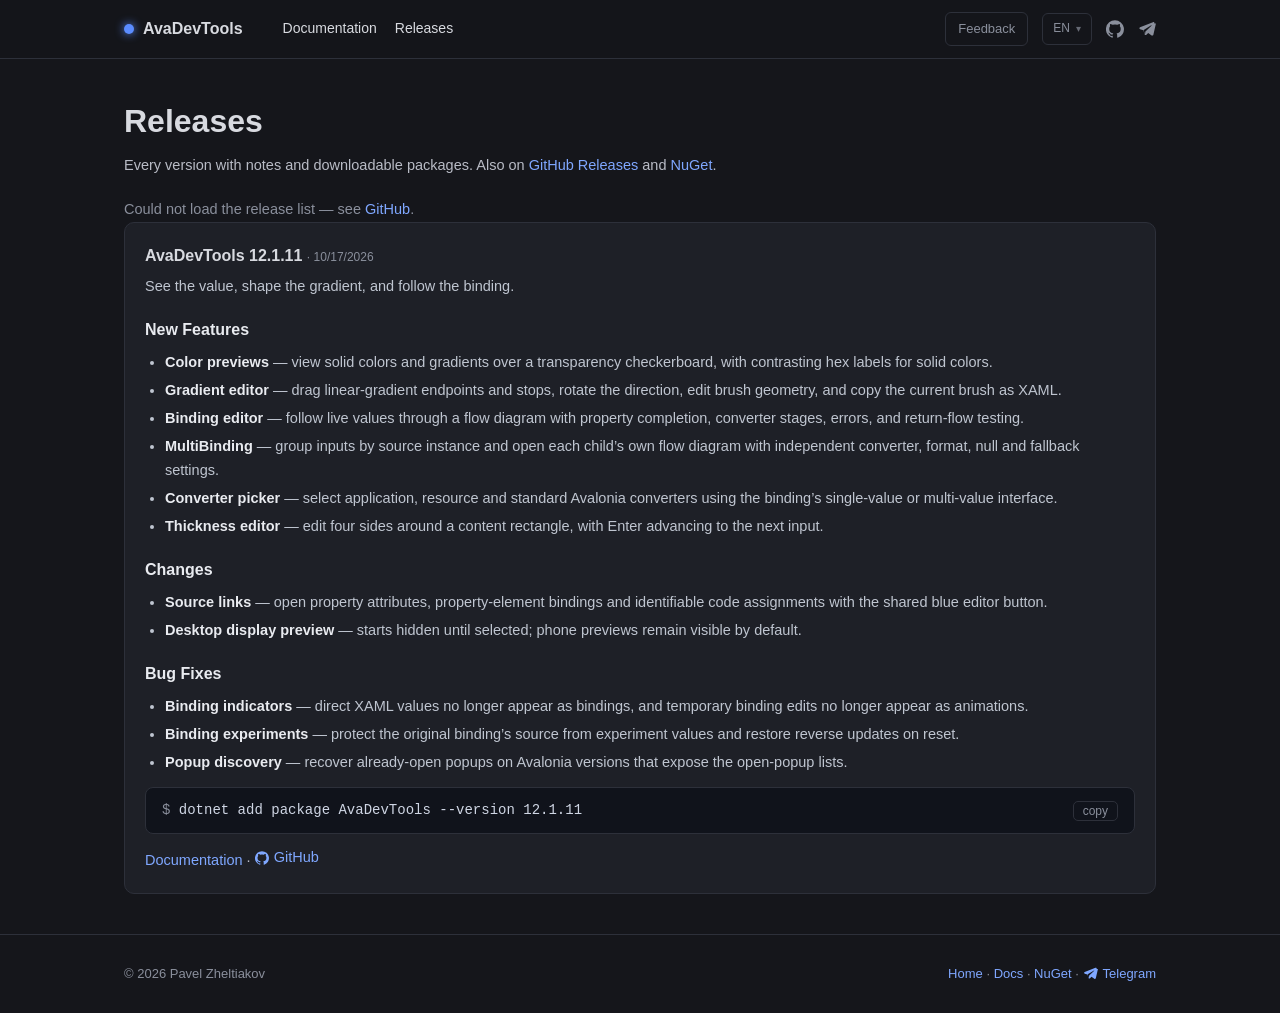
<file: releases.html>
<!DOCTYPE html>
<html lang="en">
<head>
<meta charset="utf-8">
<meta name="viewport" content="width=device-width, initial-scale=1">
<title>Releases — AvaDevTools</title>
<meta name="description" content="AvaDevTools release history.">
<link rel="stylesheet" href="assets/style.css">
<script src="assets/i18n.js" defer></script>
<script src="assets/releases-local.js" defer></script>
<script src="assets/site.js" defer></script>
</head>
<body data-page="releases">
<header><div class="wrap nav">
  <a class="brand" href="index.html"><span class="dot"></span>AvaDevTools</a>
  <div class="links">
    <a href="docs.html" data-i18n="nav.docs">Documentation</a>
    <a href="releases.html" data-i18n="nav.releases">Releases</a>
  </div>
  <div class="links tools">
    <span class="langs"><button class="langs-btn" type="button" aria-haspopup="true" aria-expanded="false" title="Language">EN</button>
      <div class="langs-pop" hidden>
        <a href="#" data-setlang="en" lang="en">English</a>
        <a href="#" data-setlang="uk" lang="uk">Українська</a>
        <a href="#" data-setlang="zh" lang="zh">中文</a>
      </div></span>
    <a class="nav-ico" href="https://github.com/pavel-zheltiakov/AvaDevTools" title="GitHub" aria-label="GitHub"><svg viewBox="0 0 24 24"><path d="M12 .3a12 12 0 0 0-3.8 23.4c.6.1.8-.3.8-.6v-2c-3.3.7-4-1.6-4-1.6-.5-1.4-1.3-1.8-1.3-1.8-1.1-.7 0-.7 0-.7 1.2 0 1.9 1.2 1.9 1.2 1 1.8 2.8 1.3 3.5 1 0-.8.4-1.3.7-1.6-2.7-.3-5.5-1.3-5.5-6 0-1.2.5-2.3 1.2-3.1-.1-.3-.5-1.5.1-3.2 0 0 1-.3 3.4 1.2a11.5 11.5 0 0 1 6 0c2.3-1.5 3.3-1.2 3.3-1.2.6 1.7.2 2.9.1 3.2.8.8 1.2 1.9 1.2 3.1 0 4.7-2.8 5.7-5.5 6 .4.4.8 1.1.8 2.2v3.3c0 .3.2.7.8.6A12 12 0 0 0 12 .3"/></svg></a>
    <a class="nav-ico" href="https://t.me/avadevtools" title="Telegram" aria-label="Telegram"><svg viewBox="0 0 24 24"><path d="M21.9 4.6c.3-1.2-.9-2.2-2-1.7L2.7 9.7c-1.2.5-1.1 2.2.1 2.6l4.4 1.4 1.7 5.5c.3 1 1.6 1.3 2.3.5l2.4-2.5 4.5 3.3c.9.6 2.1.2 2.4-.9l3.4-14.9zM8.2 12.9l9.4-5.8c.4-.2.7.3.4.6l-7.7 7.2c-.3.3-.5.6-.5 1l-.3 2.3c0 .3-.5.4-.6.1l-1.1-3.7c-.2-.6.1-1.3.4-1.7z"/></svg></a>
  </div>
</div></header>

<div class="wrap docs">
  <h1 data-i18n="rel.h">Releases</h1>
  <p data-i18n-html="rel.lead"></p>
  <div id="rel" style="margin-top:20px"></div>
</div>

<footer><div class="wrap">
  <span>© 2026 Pavel Zheltiakov</span>
  <span><a href="index.html" data-i18n="footer.home">Home</a> · <a href="docs.html" data-i18n="footer.docs">Docs</a> · <a href="https://www.nuget.org/packages/AvaDevTools">NuGet</a> · <a class="tg" href="https://t.me/avadevtools" title="Telegram"><svg viewBox="0 0 24 24" xmlns="http://www.w3.org/2000/svg"><path d="M21.9 4.6c.3-1.2-.9-2.2-2-1.7L2.7 9.7c-1.2.5-1.1 2.2.1 2.6l4.4 1.4 1.7 5.5c.3 1 1.6 1.3 2.3.5l2.4-2.5 4.5 3.3c.9.6 2.1.2 2.4-.9l3.4-14.9zM8.2 12.9l9.4-5.8c.4-.2.7.3.4.6l-7.7 7.2c-.3.3-.5.6-.5 1l-.3 2.3c0 .3-.5.4-.6.1l-1.1-3.7c-.2-.6.1-1.3.4-1.7z"/></svg>Telegram</a></span>
</div></footer>
</body>
</html>
</file>
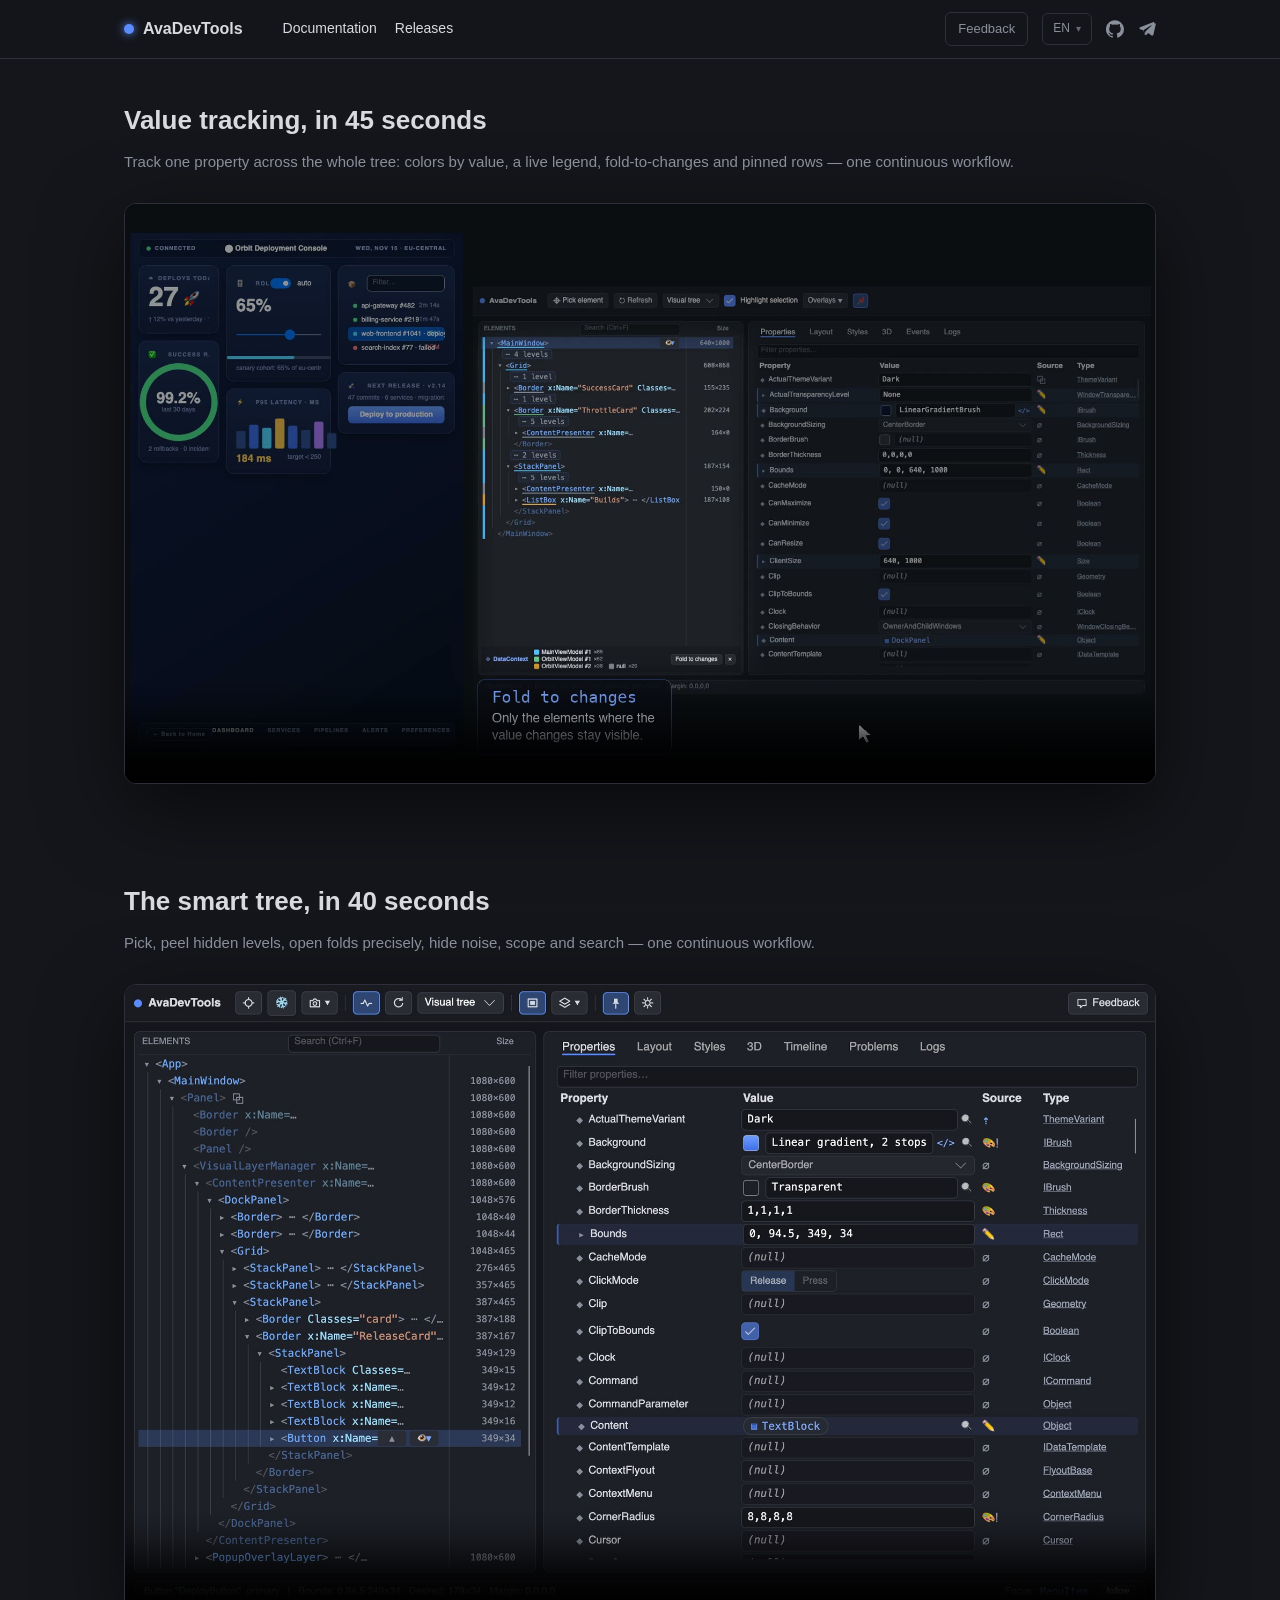
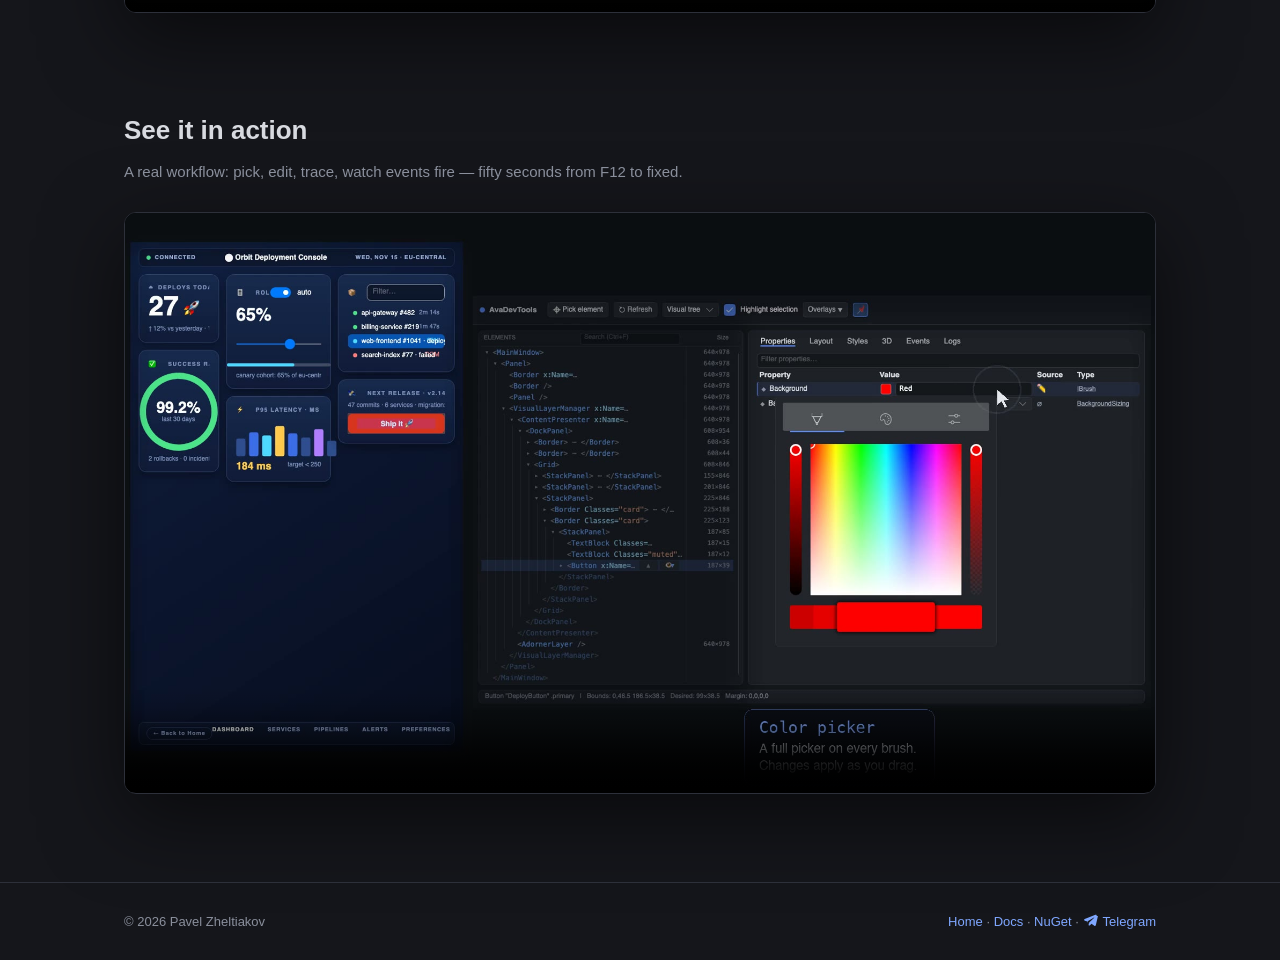
<file: videos.html>
<!DOCTYPE html>
<html lang="en">
<head>
<meta charset="utf-8">
<meta name="viewport" content="width=device-width, initial-scale=1">
<title>Videos — AvaDevTools</title>
<meta name="description" content="AvaDevTools demo videos.">
<link rel="stylesheet" href="assets/style.css">
<script src="assets/i18n.js" defer></script>
<script src="assets/site.js" defer></script>
</head>
<body data-page="videos">
<header><div class="wrap nav">
  <a class="brand" href="index.html"><span class="dot"></span>AvaDevTools</a>
  <div class="links">
    <a href="docs.html" data-i18n="nav.docs">Documentation</a>
    <a href="releases.html" data-i18n="nav.releases">Releases</a>
  </div>
  <div class="links tools">
    <span class="langs"><button class="langs-btn" type="button" aria-haspopup="true" aria-expanded="false" title="Language">EN</button>
      <div class="langs-pop" hidden>
        <a href="#" data-setlang="en" lang="en">English</a>
        <a href="#" data-setlang="uk" lang="uk">Українська</a>
        <a href="#" data-setlang="zh" lang="zh">中文</a>
      </div></span>
    <a class="nav-ico" href="https://github.com/pavel-zheltiakov/AvaDevTools" title="GitHub" aria-label="GitHub"><svg viewBox="0 0 24 24"><path d="M12 .3a12 12 0 0 0-3.8 23.4c.6.1.8-.3.8-.6v-2c-3.3.7-4-1.6-4-1.6-.5-1.4-1.3-1.8-1.3-1.8-1.1-.7 0-.7 0-.7 1.2 0 1.9 1.2 1.9 1.2 1 1.8 2.8 1.3 3.5 1 0-.8.4-1.3.7-1.6-2.7-.3-5.5-1.3-5.5-6 0-1.2.5-2.3 1.2-3.1-.1-.3-.5-1.5.1-3.2 0 0 1-.3 3.4 1.2a11.5 11.5 0 0 1 6 0c2.3-1.5 3.3-1.2 3.3-1.2.6 1.7.2 2.9.1 3.2.8.8 1.2 1.9 1.2 3.1 0 4.7-2.8 5.7-5.5 6 .4.4.8 1.1.8 2.2v3.3c0 .3.2.7.8.6A12 12 0 0 0 12 .3"/></svg></a>
    <a class="nav-ico" href="https://t.me/avadevtools" title="Telegram" aria-label="Telegram"><svg viewBox="0 0 24 24"><path d="M21.9 4.6c.3-1.2-.9-2.2-2-1.7L2.7 9.7c-1.2.5-1.1 2.2.1 2.6l4.4 1.4 1.7 5.5c.3 1 1.6 1.3 2.3.5l2.4-2.5 4.5 3.3c.9.6 2.1.2 2.4-.9l3.4-14.9zM8.2 12.9l9.4-5.8c.4-.2.7.3.4.6l-7.7 7.2c-.3.3-.5.6-.5 1l-.3 2.3c0 .3-.5.4-.6.1l-1.1-3.7c-.2-.6.1-1.3.4-1.7z"/></svg></a>
  </div>
</div></header>

<section class="demo" style="padding-top:40px"><div class="wrap">
  <h2 class="sec" data-i18n="video3.h"></h2>
  <p class="sub" data-i18n="video3.sub"></p>
  <video controls playsinline preload="metadata" poster="assets/img/track-poster.jpg">
    <source src="assets/track-demo.mp4" type="video/mp4">
  </video>
</div></section>

<section class="demo"><div class="wrap">
  <h2 class="sec" data-i18n="video2.h"></h2>
  <p class="sub" data-i18n="video2.sub"></p>
  <video controls playsinline preload="metadata" poster="assets/img/tree-poster.jpg">
    <source src="assets/tree-demo.mp4" type="video/mp4">
  </video>
</div></section>

<section class="demo"><div class="wrap">
  <h2 class="sec" data-i18n="video.h"></h2>
  <p class="sub" data-i18n="video.sub"></p>
  <video controls playsinline preload="metadata" poster="assets/img/poster.jpg">
    <source src="assets/demo.mp4" type="video/mp4">
  </video>
</div></section>

<footer><div class="wrap">
  <span>© 2026 Pavel Zheltiakov</span>
  <span><a href="index.html" data-i18n="footer.home">Home</a> · <a href="docs.html" data-i18n="footer.docs">Docs</a> · <a href="https://www.nuget.org/packages/AvaDevTools">NuGet</a> · <a class="tg" href="https://t.me/avadevtools" title="Telegram"><svg viewBox="0 0 24 24" xmlns="http://www.w3.org/2000/svg"><path d="M21.9 4.6c.3-1.2-.9-2.2-2-1.7L2.7 9.7c-1.2.5-1.1 2.2.1 2.6l4.4 1.4 1.7 5.5c.3 1 1.6 1.3 2.3.5l2.4-2.5 4.5 3.3c.9.6 2.1.2 2.4-.9l3.4-14.9zM8.2 12.9l9.4-5.8c.4-.2.7.3.4.6l-7.7 7.2c-.3.3-.5.6-.5 1l-.3 2.3c0 .3-.5.4-.6.1l-1.1-3.7c-.2-.6.1-1.3.4-1.7z"/></svg>Telegram</a></span>
</div></footer>
</body>
</html>
</file>
<file: assets/style.css>
*{margin:0;padding:0;box-sizing:border-box}
:root{
  --bg:#15161b;--panel:#1e2027;--panel2:#1a1b21;--border:#2d303a;
  --text:#d8dae0;--muted:#8a8f9c;--accent:#5b8cff;--accent-soft:#7fa7ff;
  --mono:"SF Mono",Menlo,Monaco,Consolas,monospace;
}
html{scroll-behavior:smooth}
body{background:var(--bg);color:var(--text);font:15px/1.65 -apple-system,BlinkMacSystemFont,"Segoe UI",Roboto,"Noto Sans",sans-serif}
a{color:var(--accent-soft);text-decoration:none}
a:hover{text-decoration:underline}
.wrap{max-width:1080px;margin:0 auto;padding:0 24px}

header{position:sticky;top:0;background:rgba(21,22,27,.92);backdrop-filter:blur(8px);border-bottom:1px solid var(--border);z-index:10}
.nav{display:flex;align-items:center;gap:22px;height:58px}
.brand{display:flex;align-items:center;gap:9px;font-weight:700;font-size:16px;color:var(--text)}
.brand .dot{width:10px;height:10px;border-radius:50%;background:var(--accent);box-shadow:0 0 10px var(--accent)}
.nav .links{display:flex;gap:18px;align-items:center;margin-left:18px}
.nav .links a{color:var(--text);font-size:14px}
.nav .links a:hover{color:var(--accent-soft);text-decoration:none}
.nav .tools{margin-left:auto;gap:14px}
.nav .tools a{color:var(--muted)}
.nav .links a.nav-ico{display:flex;align-items:center;color:var(--muted)}
.nav .links a.nav-ico svg{width:18px;height:18px;fill:currentColor}
.nav .links a.nav-ico:hover{color:var(--text)}
.langs{position:relative}
.langs-btn{background:none;border:1px solid var(--border);color:var(--muted);border-radius:6px;padding:5px 10px;font:inherit;font-size:12px;cursor:pointer}
.langs-btn::after{content:'▾';margin-left:6px;font-size:10px;opacity:.7}
.langs-btn:hover,.langs-btn[aria-expanded="true"]{color:var(--text);border-color:var(--accent)}
.langs-pop{position:absolute;top:calc(100% + 10px);right:0;min-width:160px;background:var(--panel);border:1px solid var(--border);border-radius:10px;padding:6px;box-shadow:0 12px 32px rgba(0,0,0,.45);z-index:20}
.nav .langs-pop a{display:flex;align-items:center;padding:8px 10px;border-radius:7px;color:var(--text);font-size:13.5px;white-space:nowrap}
.nav .langs-pop a:hover{background:var(--panel2);color:var(--text);text-decoration:none}
.langs-pop a.on::after{content:'✓';margin-left:auto;padding-left:14px;color:var(--accent-soft);font-size:12px}
.fb{position:relative}
.fb-btn{background:none;border:1px solid var(--border);color:var(--muted);border-radius:6px;padding:5px 12px;font:inherit;font-size:13px;cursor:pointer}
.fb-btn:hover,.fb-btn[aria-expanded="true"]{color:var(--text);border-color:var(--accent)}
.fb-pop{position:absolute;top:calc(100% + 10px);right:0;width:270px;background:var(--panel);border:1px solid var(--border);border-radius:10px;padding:6px;box-shadow:0 12px 32px rgba(0,0,0,.45);z-index:20}
.nav .fb-pop a{display:flex;gap:10px;align-items:flex-start;padding:9px 10px;border-radius:7px;color:var(--text);font-size:13.5px}
.nav .fb-pop a:hover{background:var(--panel2);color:var(--text);text-decoration:none}
.fb-pop svg{width:17px;height:17px;fill:var(--muted);flex:none;margin-top:2px}
.fb-pop a:hover svg{fill:var(--accent-soft)}
.fb-pop b{display:block;font-weight:600;line-height:1.35}
.fb-pop small{display:block;color:var(--muted);font-size:12px;line-height:1.45;margin-top:1px}

.hero{padding:46px 0 34px;text-align:center}
.hero h1{font-size:44px;line-height:1.15;letter-spacing:-.5px}
.hero h1 em{font-style:normal;color:var(--accent-soft)}
.hero p.tag{max-width:680px;margin:18px auto 0;color:var(--muted);font-size:17px}
.hero .cta{margin-top:30px;display:flex;gap:12px;justify-content:center;flex-wrap:wrap}
.btn{display:inline-block;padding:10px 22px;border-radius:8px;font-size:14px;font-weight:600}
.btn.primary{background:var(--accent);color:#fff}
.btn.primary:hover{background:var(--accent-soft);text-decoration:none}
.btn.ghost{border:1px solid var(--border);color:var(--text)}
.btn.ghost:hover{border-color:var(--accent);text-decoration:none}
.install{margin:26px auto 0;max-width:460px;background:#10131b;border:1px solid var(--border);border-radius:8px;padding:11px 16px;font-family:var(--mono);font-size:14px;color:#cfd6e4;display:flex;justify-content:space-between;gap:10px;align-items:center}
.install span::before{content:'$ ';color:var(--muted)}
.install button{background:none;border:1px solid var(--border);color:var(--muted);border-radius:5px;padding:2px 9px;cursor:pointer;font-size:12px}
.install button:hover{color:var(--text);border-color:var(--accent)}

section{padding:48px 0}
h2.sec{font-size:26px;margin-bottom:8px}
p.sub{color:var(--muted);margin-bottom:28px}
.grid{display:grid;grid-template-columns:repeat(auto-fill,minmax(310px,1fr));gap:16px}
.card{background:var(--panel);border:1px solid var(--border);border-radius:10px;padding:20px}
.card .ico{font-size:22px}
.card h3{font-size:15px;margin:10px 0 6px}
.card p{color:var(--muted);font-size:13.5px}

pre{background:var(--panel2);border:1px solid var(--border);border-radius:10px;padding:18px;overflow-x:auto;font-family:var(--mono);font-size:13px;line-height:1.6}
code{font-family:var(--mono);font-size:.92em;color:var(--accent-soft)}
pre code{color:var(--text)}
pre .c{color:#6a9955}pre .k{color:#6fa8ff}pre .s{color:#ce9178}pre .m{color:#9cdcfe}

.docs{display:block;padding-top:36px}
.docs h1{font-size:32px;margin-bottom:6px}
.docs h2{font-size:22px;margin:40px 0 10px;padding-top:10px;border-top:1px solid var(--border)}
.docs h3{font-size:16px;margin:22px 0 6px}
.docs p,.docs li{color:#b9bcc6;font-size:14.5px}
.docs ul{padding-left:22px;margin:8px 0}
.docs table{border-collapse:collapse;margin:12px 0;width:100%}
.docs th,.docs td{border:1px solid var(--border);padding:7px 12px;font-size:13.5px;text-align:left}
.docs th{background:var(--panel2)}
.docs td code{white-space:nowrap}
.kbd{display:inline-block;border:1px solid var(--border);border-bottom-width:2px;border-radius:5px;background:var(--panel2);padding:1px 7px;font-family:var(--mono);font-size:12px}

/* --- docs: step-by-step layout --- */
.docs .shot{margin:14px 0 18px}
.docs .shot img{display:block;max-width:100%;width:auto;max-height:520px;border:1px solid var(--border);border-radius:10px;box-shadow:0 12px 40px rgba(0,0,0,.45);background:#000}
.docs .shot .cap{display:block;margin-top:7px;color:var(--muted);font-size:12.5px}
.docs ol.steps{padding-left:24px;margin:8px 0}
.docs ol.steps li{margin:5px 0}
.docs .tip{display:block;border-left:3px solid #7c5cff;background:var(--panel2);border-radius:0 8px 8px 0;padding:9px 13px;margin:12px 0;font-size:13.5px}
.docs .tip b:first-child{color:#c9bcff}

footer{border-top:1px solid var(--border);padding:28px 0;margin-top:40px;color:var(--muted);font-size:13px;display:block}
footer .wrap{display:flex;justify-content:space-between;flex-wrap:wrap;gap:10px}

/* --- demo video + feature tour (whatsnew-style) --- */
.demo video,.demo img{width:100%;border:1px solid var(--border);border-radius:12px;box-shadow:0 24px 80px rgba(0,0,0,.55);display:block;background:#000}
.tour-block{display:grid;grid-template-columns:1.22fr 1fr;gap:42px;align-items:center;padding:38px 0;border-top:1px solid var(--border)}
.tour-block.first{border-top:0}
.tour-block .shot img{width:100%;border:1px solid var(--border);border-radius:12px;box-shadow:0 18px 60px rgba(0,0,0,.5)}
.tour-block.rev .shot{order:2}
.tour-block h3{font-size:21px;margin-bottom:8px}
.tour-block>div p{color:var(--muted);font-size:14.5px}
.tour-block ul{margin:12px 0 0 18px;color:var(--muted);font-size:13.5px;line-height:1.8}
@media(max-width:820px){.tour-block{grid-template-columns:1fr;gap:18px}.tour-block.rev .shot{order:0}}

/* telegram footer link */
.tg svg{width:15px;height:15px;vertical-align:-2.5px;margin-right:5px;fill:currentColor}
.tg{white-space:nowrap}

/* --- responsive / mobile ----------------------------------------------- */
@media(max-width:860px){
  .wrap{padding:0 16px}
  section{padding:34px 0}
  .hero{padding:52px 0 38px}
  .hero h1{font-size:34px}
  .hero p.tag{font-size:15px}
  .docs h1{font-size:26px}
  .docs h2{font-size:19px}
  .docs table{display:block;overflow-x:auto;-webkit-overflow-scrolling:touch}
  pre{padding:14px;font-size:12.5px}
}
@media(max-width:720px){
  .nav{flex-wrap:wrap;height:auto;padding:10px 0;row-gap:8px}
  .nav .links{width:100%;margin-left:0;gap:16px;flex-wrap:wrap;row-gap:8px}
  .nav .tools{justify-content:space-between;gap:10px}
  .nav .links a{font-size:13px}
  .fb{position:static}
  .fb-pop{top:calc(100% + 6px);left:12px;right:12px;width:auto}
  .langs{position:static}
  .langs-pop{top:calc(100% + 6px);left:12px;right:12px;min-width:0}
  .tour-block{padding:26px 0;gap:16px}
  .tour-block h3{font-size:18px}
}
@media(max-width:560px){
  .hero h1{font-size:27px}
  .hero .cta{flex-direction:column;align-items:stretch}
  .hero .cta .btn{text-align:center}
  .install{font-size:12.5px;padding:9px 12px;max-width:100%}
  .grid{grid-template-columns:1fr}
  h2.sec{font-size:21px}
  .demo video,.demo img{border-radius:8px}
  footer .wrap{flex-direction:column;align-items:flex-start;gap:8px}
}

/* rendered release notes */
.relbody h3.relh{margin:18px 0 8px;font-size:16px;color:#e9ebf0}
.relbody h4{margin:16px 0 6px;font-size:15px;color:#e9ebf0}
.relbody ul{margin:6px 0 12px 20px;padding:0}
.relbody li{margin:4px 0;color:#bfc5d0}
.relbody li b{color:#e9ebf0}
.relbody p{margin:6px 0 10px;color:#bfc5d0}
.relbody p b{color:#e9ebf0}
/* A release whose whole story is one feature lists that feature's parts under it.
   Indentation alone was not enough to say so: ten bullets at one weight read as ten
   features however far the inner ones are pushed across. The sub-level is a size down,
   a shade back and wears a hollow mark, so the eye takes the hierarchy before it starts
   reading. */
.relbody ul ul{margin:4px 0 12px 22px}
.relbody ul ul li{margin:2px 0;font-size:13.5px;color:#a3aab8;list-style-type:circle}
.relbody ul ul li b{color:#ccd2dd;font-weight:600}
.relbody hr{border:none;border-top:1px solid var(--border);margin:12px 0}

/* scrollytelling stories */
.story-track{position:relative}
.story-sticky{position:sticky;top:0;height:100vh;display:flex;align-items:center;overflow:hidden}
.story-grid{display:grid;grid-template-columns:minmax(320px,40%) 1fr;gap:56px;width:100%;max-width:1240px;margin:0 auto;padding:0 32px;align-items:center}
.story-text{position:relative;min-height:380px}
.story-step{position:absolute;inset:0;display:flex;flex-direction:column;justify-content:center;opacity:0;transform:translateY(30px);transition:opacity .45s ease,transform .45s ease;pointer-events:none}
.story-step.on{opacity:1;transform:none;pointer-events:auto}
.story-step h3{font-size:30px;line-height:1.2;margin:0 0 12px}
.story-step p{color:var(--muted);font-size:16px;margin:0 0 14px}
.story-step ul{margin:0;padding-left:20px}
.story-step li{color:var(--muted);font-size:14px;margin:7px 0}
.story-shot{position:relative;height:100vh}
.story-shot img{position:absolute;top:50%;left:50%;transform:translate(-50%,-50%) scale(.965);max-width:100%;max-height:86vh;border:1px solid var(--border);border-radius:12px;box-shadow:0 24px 70px rgba(0,0,0,.5);opacity:0;transition:opacity .5s ease,transform .5s ease}
.story-shot img.on{opacity:1;transform:translate(-50%,-50%) scale(1)}
.story-bar{position:absolute;left:14px;top:14vh;bottom:14vh;width:2px;background:var(--border);border-radius:1px}
.story-bar span{display:block;width:100%;height:0;background:var(--accent);border-radius:1px;transition:height .15s linear}

/* What's-New: the release caption and its doc links are pinned inside the
   sticky panel, so both ride with the slides for the whole story. Content is
   top-anchored so caption, step text and slide read as one block. */
#whats-new{padding:0}
.story-sticky.with-head{top:59px;height:calc(100vh - 59px);flex-direction:column;align-items:stretch;justify-content:flex-start;gap:10px}
/* Caption at the top, the slide filling everything under it. The stage is the panel rather
   than a box floating in it: a short slide — a card, a transcript — centres inside a stage that
   is already the right size, instead of pushing a hole between the caption and the text. */
.story-sticky.with-head .story-grid{flex:1 1 auto;min-height:0;align-content:stretch;align-items:stretch}
.story-sticky.with-head .story-text{min-height:0}
.story-sticky.with-head .story-step{justify-content:flex-start}
.story-sticky.with-head .story-shot{height:100%;min-height:0}
.story-sticky.with-head .story-shot img{max-height:100%}
/* The slide starts where the text starts. Centred in a full-height stage, a short slide — the
   release card, a transcript — hung half a screen below the paragraph it belongs to, and the
   two read as different sections of the page rather than as one thing said twice. */
.story-sticky.with-head .story-shot > *{top:0;transform:translate(-50%,0) scale(.965)}
.story-sticky.with-head .story-shot > .on{transform:translate(-50%,0) scale(1)}
.story-track-head{padding:14px 0 0}
.story-track-head .sec{margin-bottom:0}
.story-track-foot{padding:10px 0 14px;font-size:14px}
.story-track.flat .story-track-head{padding:26px 0 0}
.story-track.flat .story-track-foot{padding:14px 0 0}

/* what's-added card: the slide that opens a release story */
.story-news{width:min(620px,96%);background:var(--panel);border:1px solid var(--border);border-radius:14px;padding:10px 26px;box-shadow:0 24px 70px rgba(0,0,0,.5)}
.story-news-h{padding:14px 2px 12px;border-bottom:1px solid var(--border);font-size:12px;font-weight:700;letter-spacing:.8px;text-transform:uppercase;color:var(--muted)}
.story-new{display:flex;align-items:flex-start;gap:14px;padding:14px 2px;border-bottom:1px solid var(--border)}
.story-new:last-child{border-bottom:0}
.story-new span{flex:none;color:#5fc98c;font-size:17px;font-weight:700;line-height:1.45}
.story-new p{margin:0;color:var(--muted);font-size:15px;line-height:1.6}
.story-new p b{color:var(--text);font-weight:600}
.story-shot .story-news{position:absolute;top:50%;left:50%;transform:translate(-50%,-50%) scale(.965);opacity:0;transition:opacity .5s ease,transform .5s ease}
.story-shot .story-news.on{opacity:1;transform:translate(-50%,-50%) scale(1)}
.story-flat-step .story-news{margin:0 auto}

/* transcript slide: what a headless step actually looks like — an MCP session,
   the calls the agent made and what came back */
.story-code{width:min(760px,96%);margin:0;background:var(--panel2);border:1px solid var(--border);border-radius:14px;padding:20px 22px;box-shadow:0 24px 70px rgba(0,0,0,.5);font-family:var(--mono);font-size:12.5px;line-height:1.75;color:var(--muted)}
/* a transcript line is quoted verbatim, so a long one wraps rather than being cut off
   or hidden behind a horizontal scrollbar nobody uses mid-slide; the hanging indent
   keeps a wrapped tail from reading as a line of its own */
.story-code div{white-space:pre-wrap;padding-left:1.8em;text-indent:-1.8em}
.story-code .cmd{color:#6fa8ff}
.story-shot .story-code{position:absolute;top:50%;left:50%;transform:translate(-50%,-50%) scale(.965);opacity:0;transition:opacity .5s ease,transform .5s ease}
.story-shot .story-code.on{opacity:1;transform:translate(-50%,-50%) scale(1)}
.story-flat-step .story-code{margin:0 auto}
@media(max-width:860px){.story-code{font-size:11.5px;padding:14px 12px}}

/* stories section: a chapter (heading + track) per story */
.stories-head{padding:8px 0 0}
.stories-head p{color:var(--muted);max-width:720px}
.story-chapter{padding:34px 0 0;border-top:1px solid var(--border);margin-top:34px}
.story-chapter:first-child{border-top:0;margin-top:8px}
.story-chapter .sub{margin-bottom:6px;max-width:720px}
.story-ver{display:inline-block;margin-left:12px;padding:2px 9px;border:1px solid var(--border);border-radius:999px;background:var(--panel2);color:var(--muted);font-size:13px;font-weight:600;vertical-align:middle}

/* flat story fallback: stacked step blocks on narrow screens / reduced motion */
.story-track.flat{padding:4px 0 28px}
.story-flat-step{max-width:1080px;margin:0 auto;padding:22px 24px 2px}
.story-flat-step img{max-width:100%;max-height:80vh;border:1px solid var(--border);border-radius:10px;box-shadow:0 14px 44px rgba(0,0,0,.45);display:block;background:#000;margin:0 auto}
.story-flat-step h3{font-size:17px;margin:12px 0 4px}
.story-flat-step p{color:var(--muted);font-size:14px}
@media(max-width:860px){.story-flat-step{padding:18px 16px 0}}

/* --- docs: grouped left-sidebar navigation ------------------------------ */
.docs-cols{display:grid;grid-template-columns:250px minmax(0,1fr);gap:46px;align-items:start;margin-top:26px}
.docs-side{position:sticky;top:76px;max-height:calc(100vh - 96px);overflow-y:auto;padding:4px 16px 24px 0;border-right:1px solid var(--border)}
.docs-nav{font-size:13.5px}
.dn-cap{display:flex;align-items:center;justify-content:space-between;color:var(--text);font-weight:600;font-size:13px;margin:20px 0 6px;cursor:pointer;user-select:none}
.dn-group:first-child .dn-cap{margin-top:0}
.dn-cap svg{width:13px;height:13px;color:var(--muted);transition:transform .15s;transform:rotate(90deg)}
.dn-group.closed .dn-cap svg{transform:none}
.dn-group.closed .dn-item{display:none}
.dn-item{position:relative}
.dn-link{display:block;padding:5px 28px 5px 10px;border-radius:6px;color:var(--muted)}
.dn-link:hover{color:var(--text);background:var(--panel);text-decoration:none}
.dn-item.on>.dn-link{color:var(--accent-soft);background:rgba(91,140,255,.09)}
.dn-tw{position:absolute;top:3px;right:2px;width:24px;height:24px;background:none;border:0;color:var(--muted);cursor:pointer;border-radius:6px;display:flex;align-items:center;justify-content:center;padding:0}
.dn-tw:hover{color:var(--text);background:var(--panel)}
.dn-tw svg{width:12px;height:12px;transition:transform .15s}
.dn-item.open .dn-tw svg{transform:rotate(90deg)}
.dn-subs{display:none;margin:1px 0 5px}
.dn-item.open .dn-subs{display:block}
.dn-subs a{display:block;padding:4px 8px 4px 26px;border-radius:6px;color:var(--muted);font-size:12.8px}
.dn-subs a:hover{color:var(--text);text-decoration:none}
.dn-subs a.on{color:var(--accent-soft)}
.docs-main{min-width:0}
.docs-main h2:first-child{margin-top:0;border-top:0;padding-top:0}
.docs h2,.docs h3{scroll-margin-top:76px}
.docs-nav-toggle{display:none}
@media(max-width:960px){
  .docs-cols{display:block;margin-top:4px}
  .docs-nav-toggle{display:inline-flex;align-items:center;gap:8px;background:var(--panel);border:1px solid var(--border);color:var(--text);border-radius:8px;padding:8px 14px;font:inherit;font-size:13.5px;cursor:pointer;margin:14px 0 4px}
  .docs-side{display:none;position:static;max-height:none;overflow:visible;border-right:0;background:var(--panel);border:1px solid var(--border);border-radius:10px;padding:12px 14px;margin:10px 0 16px}
  .docs-side.open{display:block}
  .docs-main h2:first-child{margin-top:26px;border-top:1px solid var(--border);padding-top:10px}
}

/* release cards: CLI-styled command box, code chips */
.rel-install{margin:12px 0 0;max-width:none}
.relbody code{background:#10131b;border:1px solid var(--border);padding:1px 6px;border-radius:5px;color:#cfd6e4;font-family:var(--mono);font-size:12.5px}

.rel-links{margin-top:12px;font-size:13px}
.rel-links a{display:inline-flex;align-items:center}
</file>
